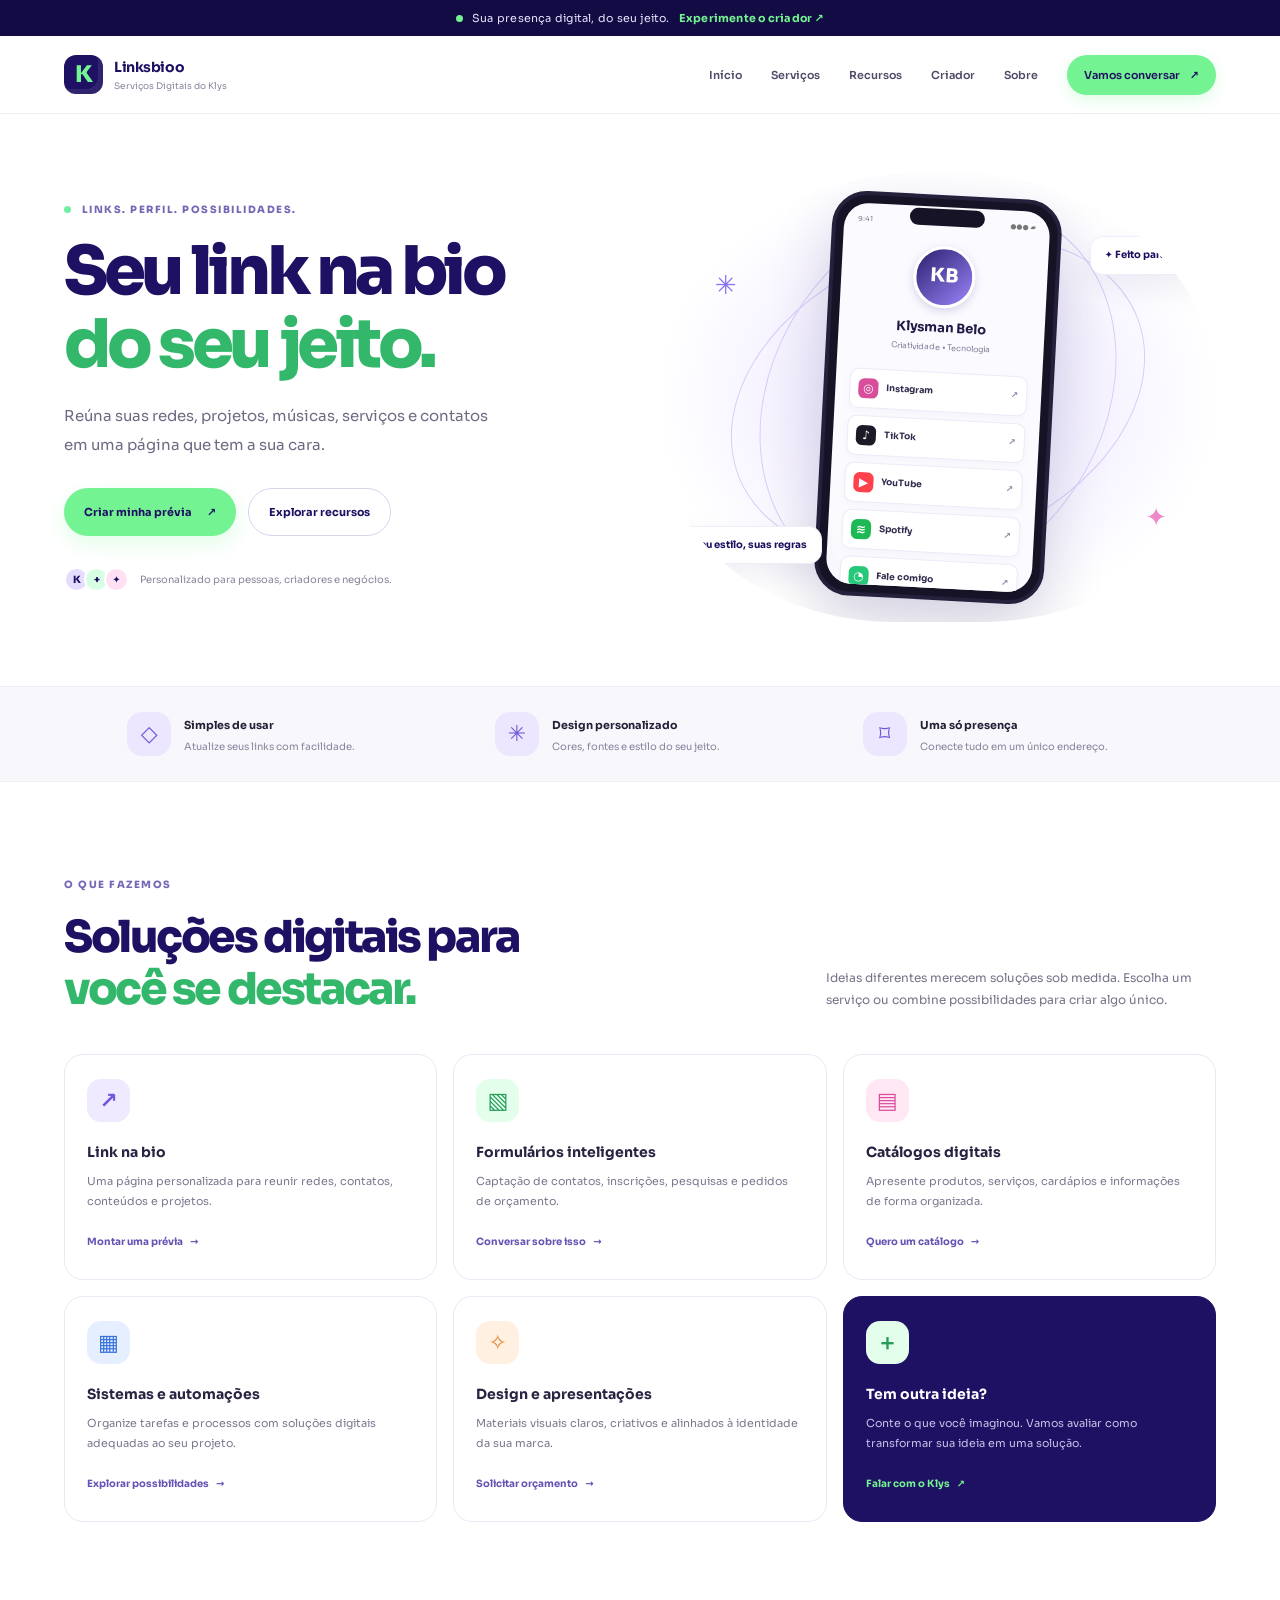
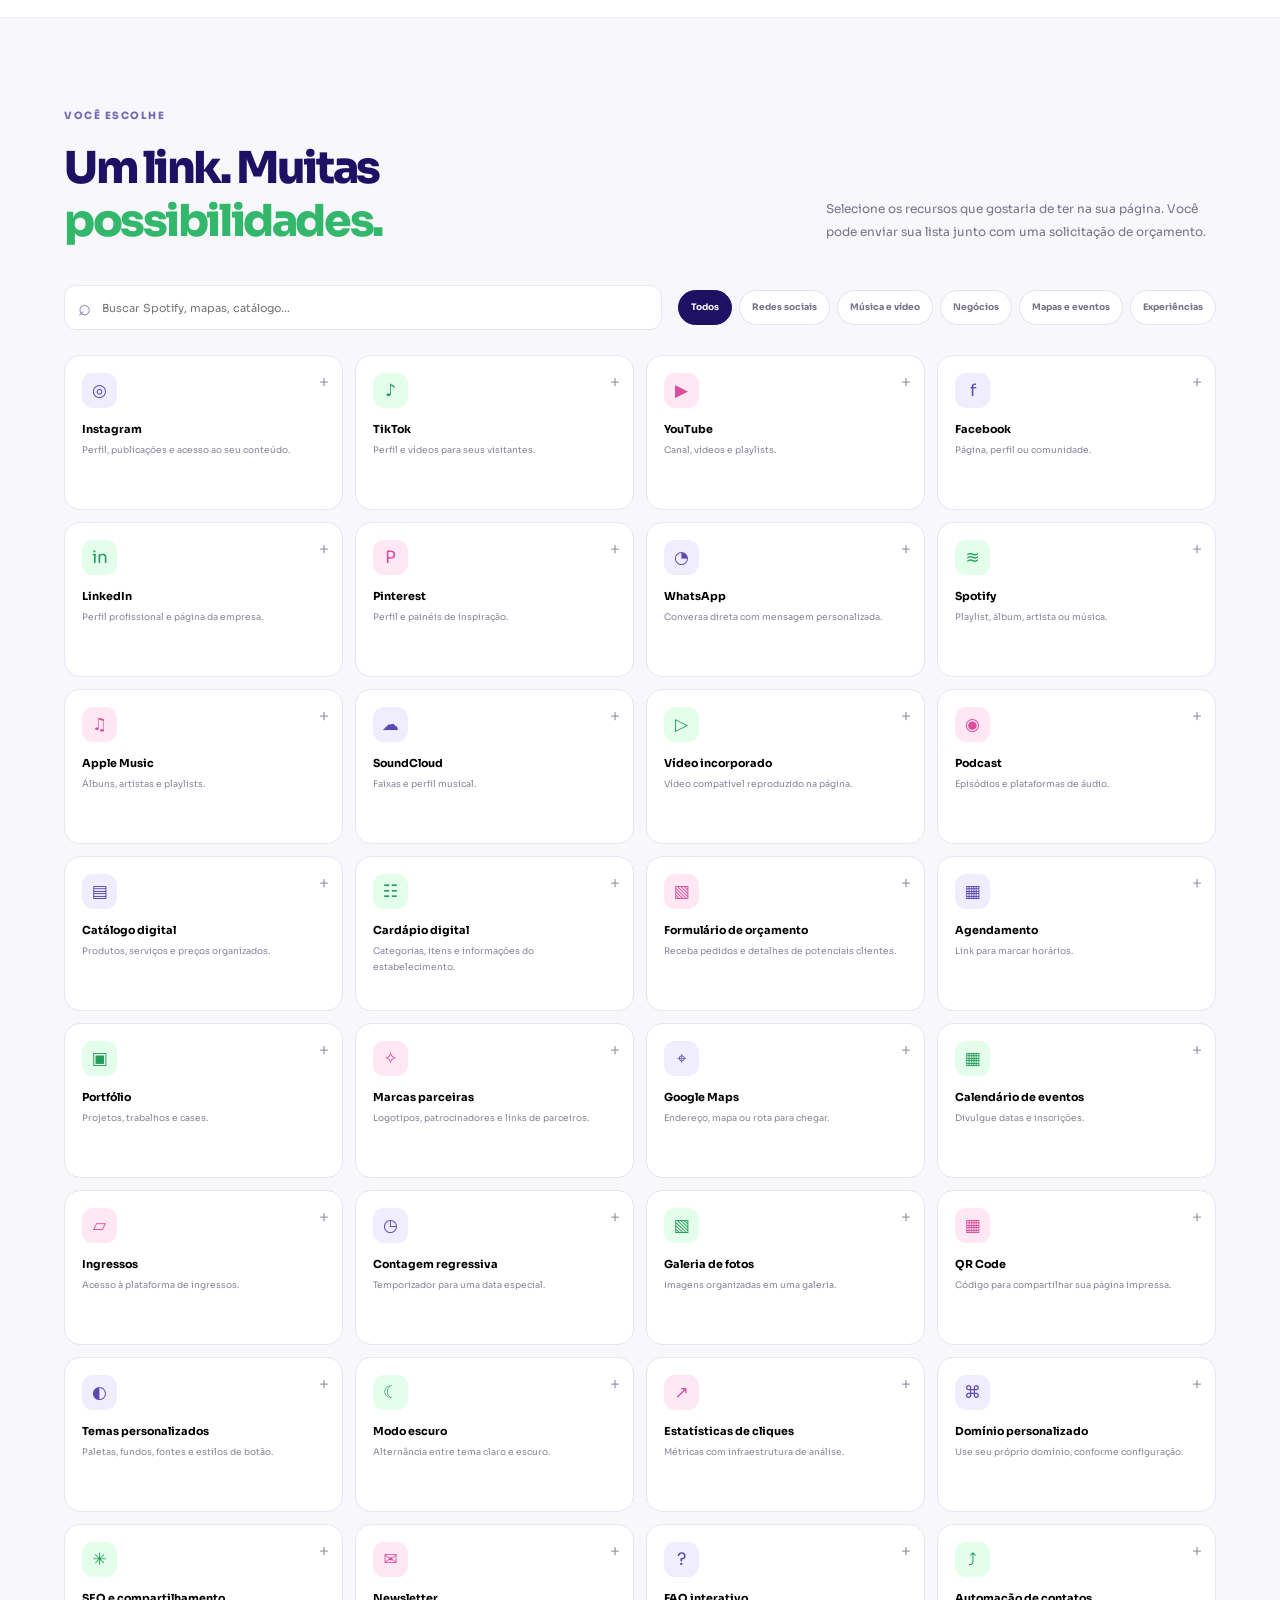
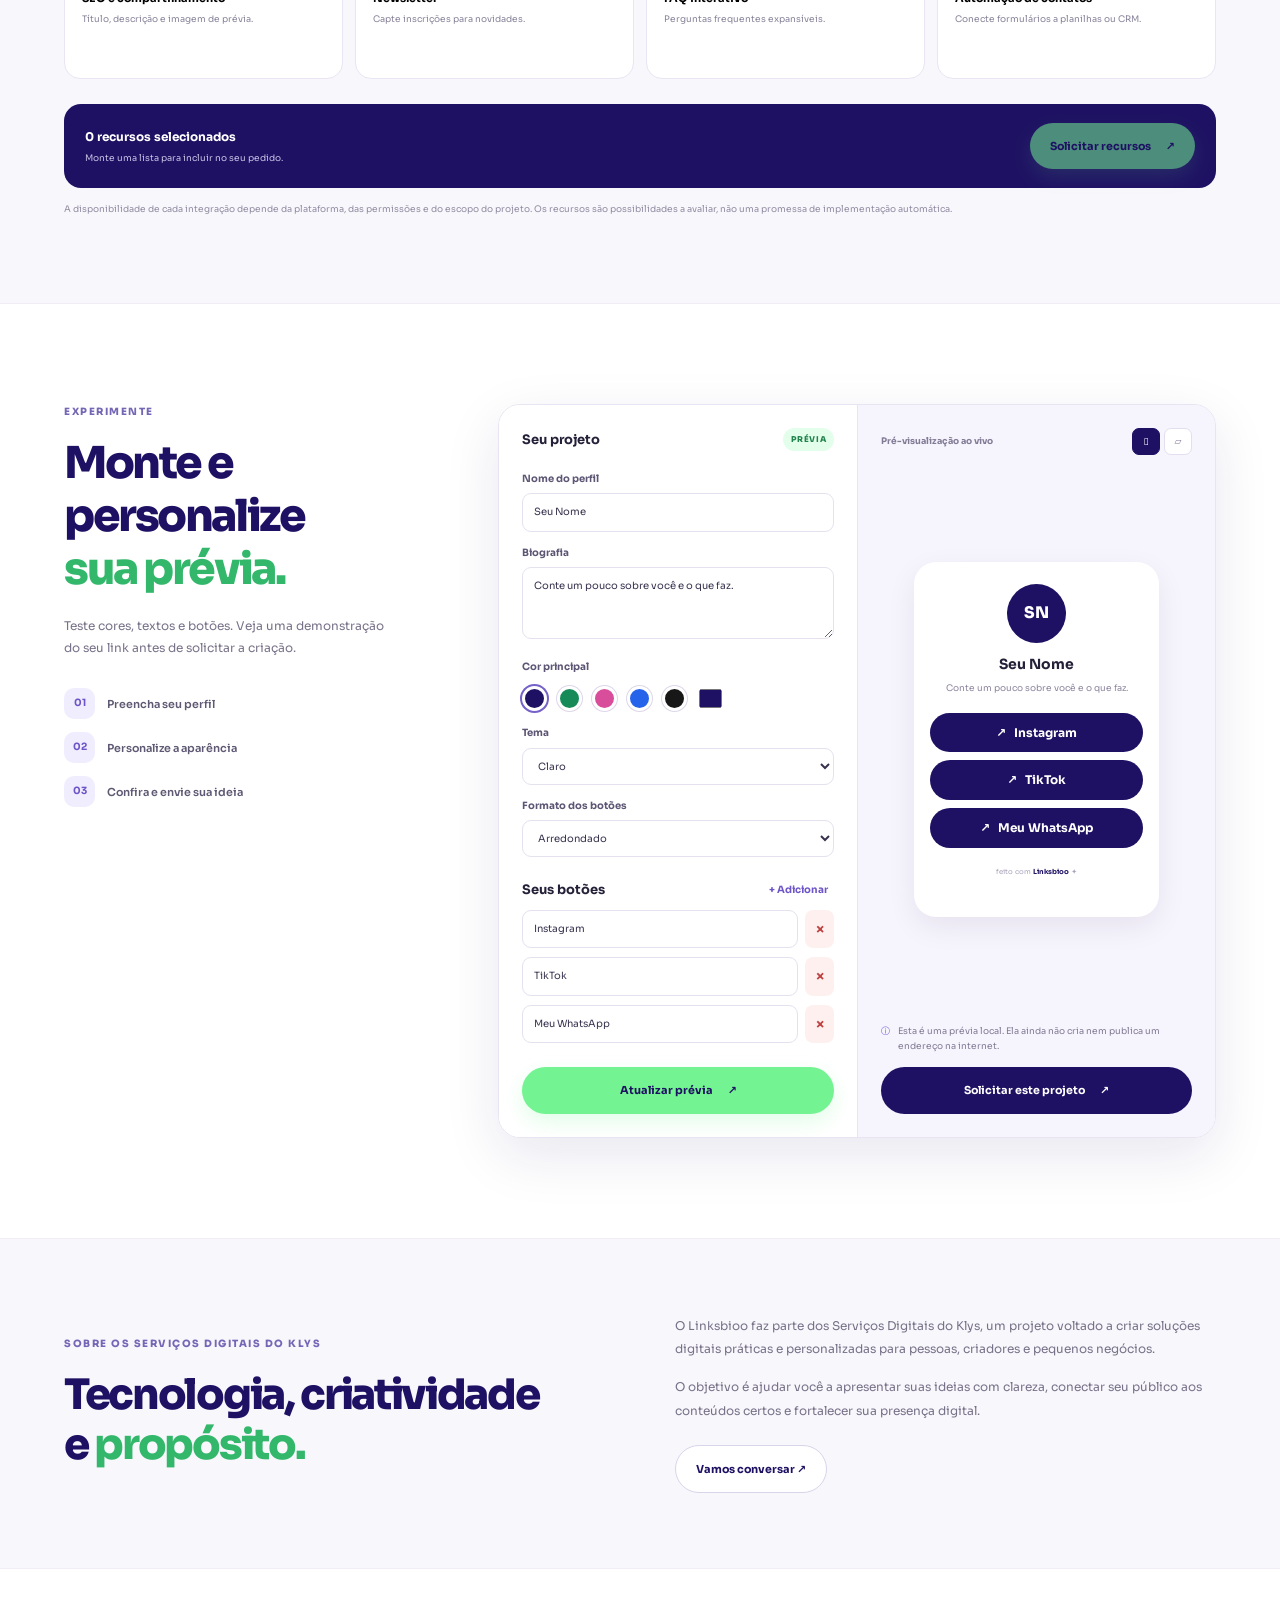
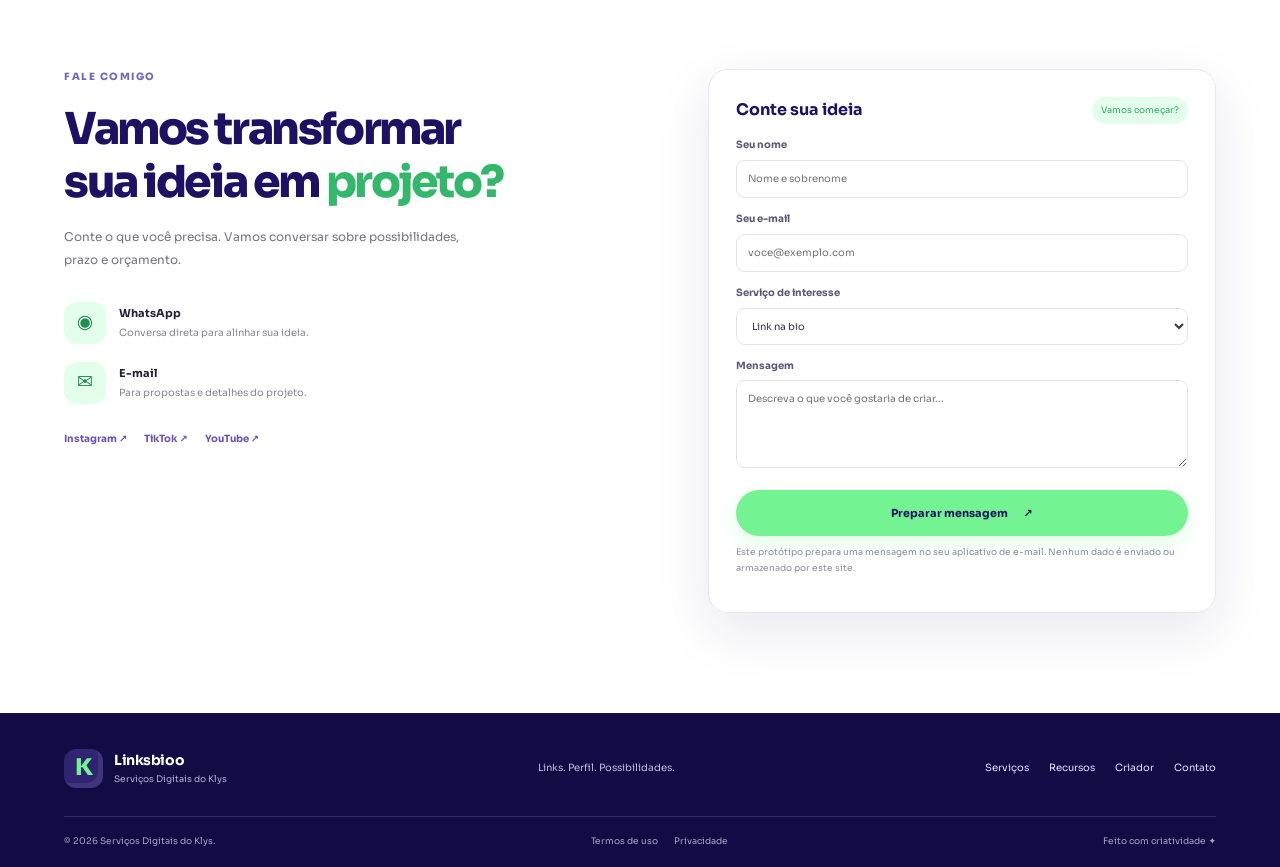
<file: index.html>
<!doctype html>
<html lang="pt-BR">
<head>
  <meta charset="utf-8">
  <meta name="viewport" content="width=device-width, initial-scale=1">
  <meta name="theme-color" content="#1e1163">
  <meta name="description" content="Linksbioo — links, perfil e possibilidades. Crie uma presença digital com a sua identidade.">
  <title>Linksbioo | Serviços Digitais do Klys</title>
  <link rel="preconnect" href="https://fonts.googleapis.com">
  <link rel="preconnect" href="https://fonts.gstatic.com" crossorigin>
  <link href="https://fonts.googleapis.com/css2?family=Sora:wght@400;500;600;700;800&display=swap" rel="stylesheet">
  <link rel="stylesheet" href="style.css">
</head>
<body>
  <div class="announcement"><span class="pulse"></span> Sua presença digital, do seu jeito. <a href="#criador">Experimente o criador ↗</a></div>
  <header class="site-header">
    <a class="brand" href="#inicio" aria-label="Linksbioo, página inicial">
      <span class="brand-mark">K</span>
      <span><strong>Linksbioo</strong><small>Serviços Digitais do Klys</small></span>
    </a>
    <button class="menu-toggle" id="menuToggle" aria-label="Abrir menu" aria-expanded="false">☰</button>
    <nav class="nav" id="nav">
      <a href="#inicio">Início</a><a href="#servicos">Serviços</a><a href="#recursos">Recursos</a><a href="#criador">Criador</a><a href="#sobre">Sobre</a>
      <a class="nav-cta" href="#contato">Vamos conversar <span>↗</span></a>
    </nav>
  </header>

  <main>
    <section class="hero section-wrap" id="inicio">
      <div class="hero-copy">
        <div class="eyebrow"><span class="eyebrow-dot"></span> LINKS. PERFIL. POSSIBILIDADES.</div>
        <h1>Seu link na bio<br><span>do seu jeito.</span></h1>
        <p class="hero-text">Reúna suas redes, projetos, músicas, serviços e contatos em uma página que tem a sua cara.</p>
        <div class="hero-actions">
          <a class="button button-primary" href="#criador">Criar minha prévia <span>↗</span></a>
          <a class="button button-ghost" href="#recursos">Explorar recursos</a>
        </div>
        <div class="hero-proof"><div class="avatar-stack"><i>K</i><i>+</i><i>✦</i></div><span>Personalizado para pessoas, criadores e negócios.</span></div>
      </div>
      <div class="hero-art" aria-label="Exemplo de perfil Linksbioo">
        <div class="orbit orbit-one"></div><div class="orbit orbit-two"></div>
        <div class="floating-chip chip-top">✦ Feito para você</div>
        <div class="phone">
          <div class="phone-island"></div>
          <div class="phone-screen">
            <div class="mini-status"><span>9:41</span><span>●●● ▰</span></div>
            <div class="profile-avatar">KB</div>
            <h3>Klysman Belo</h3><p class="profile-subtitle">Criatividade • Tecnologia</p>
            <div class="demo-link"><span class="social-icon instagram">◎</span> Instagram <b>↗</b></div>
            <div class="demo-link"><span class="social-icon tiktok">♪</span> TikTok <b>↗</b></div>
            <div class="demo-link"><span class="social-icon youtube">▶</span> YouTube <b>↗</b></div>
            <div class="demo-link"><span class="social-icon spotify">≋</span> Spotify <b>↗</b></div>
            <div class="demo-link"><span class="social-icon whatsapp">◔</span> Fale comigo <b>↗</b></div>
            <div class="phone-footer">feito com <strong>Linksbioo</strong> ✦</div>
          </div>
        </div>
        <div class="floating-chip chip-bottom"><span class="green-dot"></span> Seu estilo, suas regras</div>
        <div class="sparkle sparkle-one">✳</div><div class="sparkle sparkle-two">✦</div>
      </div>
    </section>

    <section class="benefit-strip">
      <article><span class="benefit-icon">◇</span><div><strong>Simples de usar</strong><p>Atualize seus links com facilidade.</p></div></article>
      <article><span class="benefit-icon">✳</span><div><strong>Design personalizado</strong><p>Cores, fontes e estilo do seu jeito.</p></div></article>
      <article><span class="benefit-icon">⌑</span><div><strong>Uma só presença</strong><p>Conecte tudo em um único endereço.</p></div></article>
    </section>

    <section class="section section-wrap" id="servicos">
      <div class="section-heading">
        <div><div class="eyebrow">O QUE FAZEMOS</div><h2>Soluções digitais para<br><span>você se destacar.</span></h2></div>
        <p>Ideias diferentes merecem soluções sob medida. Escolha um serviço ou combine possibilidades para criar algo único.</p>
      </div>
      <div class="service-grid">
        <article class="service-card"><span class="card-icon purple">↗</span><h3>Link na bio</h3><p>Uma página personalizada para reunir redes, contatos, conteúdos e projetos.</p><a href="#criador">Montar uma prévia <span>→</span></a></article>
        <article class="service-card"><span class="card-icon mint">▧</span><h3>Formulários inteligentes</h3><p>Captação de contatos, inscrições, pesquisas e pedidos de orçamento.</p><a href="#contato">Conversar sobre isso <span>→</span></a></article>
        <article class="service-card"><span class="card-icon pink">▤</span><h3>Catálogos digitais</h3><p>Apresente produtos, serviços, cardápios e informações de forma organizada.</p><a href="#contato">Quero um catálogo <span>→</span></a></article>
        <article class="service-card"><span class="card-icon blue">▦</span><h3>Sistemas e automações</h3><p>Organize tarefas e processos com soluções digitais adequadas ao seu projeto.</p><a href="#contato">Explorar possibilidades <span>→</span></a></article>
        <article class="service-card"><span class="card-icon orange">✧</span><h3>Design e apresentações</h3><p>Materiais visuais claros, criativos e alinhados à identidade da sua marca.</p><a href="#contato">Solicitar orçamento <span>→</span></a></article>
        <article class="service-card service-card-dark"><span class="card-icon mint">＋</span><h3>Tem outra ideia?</h3><p>Conte o que você imaginou. Vamos avaliar como transformar sua ideia em uma solução.</p><a href="#contato">Falar com o Klys <span>↗</span></a></article>
      </div>
    </section>

    <section class="resource-section" id="recursos">
      <div class="section section-wrap">
        <div class="section-heading">
          <div><div class="eyebrow">VOCÊ ESCOLHE</div><h2>Um link. Muitas<br><span>possibilidades.</span></h2></div>
          <p>Selecione os recursos que gostaria de ter na sua página. Você pode enviar sua lista junto com uma solicitação de orçamento.</p>
        </div>
        <div class="resource-toolbar">
          <label class="search-box"><span>⌕</span><input id="resourceSearch" type="search" placeholder="Buscar Spotify, mapas, catálogo..." aria-label="Buscar recursos"></label>
          <div class="filter-pills" id="filterPills">
            <button class="filter-pill active" data-filter="Todos">Todos</button>
            <button class="filter-pill" data-filter="Redes sociais">Redes sociais</button>
            <button class="filter-pill" data-filter="Música e vídeo">Música e vídeo</button>
            <button class="filter-pill" data-filter="Negócios">Negócios</button>
            <button class="filter-pill" data-filter="Localização e eventos">Mapas e eventos</button>
            <button class="filter-pill" data-filter="Experiências">Experiências</button>
          </div>
        </div>
        <div class="resource-grid" id="resourceGrid"></div>
        <div class="selection-bar"><div><strong id="selectedCount">0 recursos selecionados</strong><small>Monte uma lista para incluir no seu pedido.</small></div><button class="button button-primary" id="sendResources">Solicitar recursos <span>↗</span></button></div>
        <p class="fine-print">A disponibilidade de cada integração depende da plataforma, das permissões e do escopo do projeto. Os recursos são possibilidades a avaliar, não uma promessa de implementação automática.</p>
      </div>
    </section>

    <section class="creator-section section-wrap" id="criador">
      <div class="creator-intro"><div class="eyebrow">EXPERIMENTE</div><h2>Monte e personalize<br><span>sua prévia.</span></h2><p>Teste cores, textos e botões. Veja uma demonstração do seu link antes de solicitar a criação.</p>
        <div class="creator-steps"><div><b>01</b><span>Preencha seu perfil</span></div><div><b>02</b><span>Personalize a aparência</span></div><div><b>03</b><span>Confira e envie sua ideia</span></div></div>
      </div>
      <div class="builder">
        <div class="builder-form">
          <div class="builder-top"><strong>Seu projeto</strong><span class="draft-tag">PRÉVIA</span></div>
          <label for="profileName">Nome do perfil</label><input id="profileName" maxlength="50" value="Seu Nome" placeholder="Seu nome ou marca">
          <label for="profileBio">Biografia</label><textarea id="profileBio" maxlength="160" rows="3">Conte um pouco sobre você e o que faz.</textarea>
          <label>Cor principal</label><div class="color-options" id="colorOptions">
            <button class="color-swatch selected" data-color="#1e1163" style="--swatch:#1e1163" aria-label="Roxo"></button><button class="color-swatch" data-color="#168b59" style="--swatch:#168b59" aria-label="Verde"></button><button class="color-swatch" data-color="#d94e9b" style="--swatch:#d94e9b" aria-label="Rosa"></button><button class="color-swatch" data-color="#2563eb" style="--swatch:#2563eb" aria-label="Azul"></button><button class="color-swatch" data-color="#171717" style="--swatch:#171717" aria-label="Preto"></button><input type="color" id="customColor" value="#1e1163" aria-label="Escolher outra cor"></div>
          <label for="profileTheme">Tema</label><select id="profileTheme"><option value="light">Claro</option><option value="dark">Escuro</option></select>
          <label for="buttonStyle">Formato dos botões</label><select id="buttonStyle"><option value="round">Arredondado</option><option value="square">Quadrado</option></select>
          <div class="builder-top links-title"><strong>Seus botões</strong><button id="addLink" class="text-button" type="button">+ Adicionar</button></div>
          <div id="linkEditor"></div>
          <button class="button button-primary full-button" id="previewButton">Atualizar prévia <span>↗</span></button>
        </div>
        <div class="preview-area">
          <div class="preview-toolbar"><span>Pré-visualização ao vivo</span><div><button class="device-button active" data-device="mobile" aria-label="Visualizar celular">▯</button><button class="device-button" data-device="desktop" aria-label="Visualizar desktop">▱</button></div></div>
          <div class="preview-stage">
            <div class="live-profile" id="liveProfile">
              <div class="live-avatar">SN</div><h3 id="liveName">Seu Nome</h3><p id="liveBio">Conte um pouco sobre você e o que faz.</p><div id="liveLinks"></div><small>feito com <b>Linksbioo</b> ✦</small>
            </div>
          </div>
          <div class="preview-note"><span>ⓘ</span> Esta é uma prévia local. Ela ainda não cria nem publica um endereço na internet.</div>
          <button class="button button-dark full-button" id="requestProject">Solicitar este projeto <span>↗</span></button>
        </div>
      </div>
    </section>

    <section class="about-section" id="sobre">
      <div class="section section-wrap about-layout">
        <div><div class="eyebrow">SOBRE OS SERVIÇOS DIGITAIS DO KLYS</div><h2>Tecnologia, criatividade<br>e <span>propósito.</span></h2></div>
        <div class="about-copy"><p>O Linksbioo faz parte dos Serviços Digitais do Klys, um projeto voltado a criar soluções digitais práticas e personalizadas para pessoas, criadores e pequenos negócios.</p><p>O objetivo é ajudar você a apresentar suas ideias com clareza, conectar seu público aos conteúdos certos e fortalecer sua presença digital.</p><a class="button button-ghost" href="#contato">Vamos conversar ↗</a></div>
      </div>
    </section>

    <section class="contact-section section-wrap" id="contato">
      <div class="contact-copy"><div class="eyebrow">FALE COMIGO</div><h2>Vamos transformar<br>sua ideia em <span>projeto?</span></h2><p>Conte o que você precisa. Vamos conversar sobre possibilidades, prazo e orçamento.</p>
        <div class="contact-method"><span class="contact-icon">◉</span><div><strong>WhatsApp</strong><small>Conversa direta para alinhar sua ideia.</small></div></div>
        <div class="contact-method"><span class="contact-icon">✉</span><div><strong>E-mail</strong><small>Para propostas e detalhes do projeto.</small></div></div>
        <div class="social-row"><a href="https://instagram.com/" target="_blank" rel="noreferrer">Instagram ↗</a><a href="https://tiktok.com/" target="_blank" rel="noreferrer">TikTok ↗</a><a href="https://youtube.com/" target="_blank" rel="noreferrer">YouTube ↗</a></div>
      </div>
      <form class="contact-form" id="contactForm">
        <div class="form-heading"><h3>Conte sua ideia</h3><span>Vamos começar?</span></div>
        <label for="contactName">Seu nome</label><input id="contactName" name="name" required placeholder="Nome e sobrenome">
        <label for="contactEmail">Seu e-mail</label><input id="contactEmail" name="email" type="email" required placeholder="voce@exemplo.com">
        <label for="contactService">Serviço de interesse</label><select id="contactService" name="service"><option>Link na bio</option><option>Catálogo ou cardápio digital</option><option>Formulário personalizado</option><option>Sistema ou automação</option><option>Design e apresentações</option><option>Outro serviço</option></select>
        <label for="contactMessage">Mensagem</label><textarea id="contactMessage" name="message" rows="4" required placeholder="Descreva o que você gostaria de criar..."></textarea>
        <button class="button button-primary full-button" type="submit">Preparar mensagem <span>↗</span></button>
        <p class="form-disclaimer">Este protótipo prepara uma mensagem no seu aplicativo de e-mail. Nenhum dado é enviado ou armazenado por este site.</p>
      </form>
    </section>
  </main>

  <footer class="footer">
    <div class="footer-main"><a class="brand brand-light" href="#inicio"><span class="brand-mark">K</span><span><strong>Linksbioo</strong><small>Serviços Digitais do Klys</small></span></a><p>Links. Perfil. Possibilidades.</p><div class="footer-links"><a href="#servicos">Serviços</a><a href="#recursos">Recursos</a><a href="#criador">Criador</a><a href="#contato">Contato</a></div></div>
    <div class="footer-bottom"><span>© <span id="year"></span> Serviços Digitais do Klys.</span><div><a href="#termos" id="termsLink">Termos de uso</a><a href="#privacidade" id="privacyLink">Privacidade</a></div><span>Feito com criatividade ✦</span></div>
  </footer>
  <div class="toast" id="toast" role="status" aria-live="polite"></div>
  <dialog class="info-dialog" id="infoDialog"><button class="dialog-close" id="closeDialog" aria-label="Fechar">×</button><div id="dialogContent"></div></dialog>
  <script src="script.js"></script>
</body>
</html>
</file>
<file: style.css>
/* Linksbioo — Serviços Digitais do Klys */
:root{--navy:#1e1163;--navy-2:#130b43;--mint:#73f391;--lavender:#f0edff;--ink:#242038;--muted:#706b82;--line:#e9e6f2;--white:#fff;--radius:22px;--shadow:0 18px 55px rgba(30,17,99,.10)}
*{box-sizing:border-box}html{scroll-behavior:smooth;scroll-padding-top:90px}body{margin:0;font-family:"Sora",system-ui,sans-serif;color:var(--ink);background:#fff;font-size:14px;line-height:1.65}a{color:inherit;text-decoration:none}button,input,textarea,select{font:inherit}button,a,input,textarea,select{-webkit-tap-highlight-color:transparent}button{cursor:pointer}.announcement{background:var(--navy-2);color:#e6e2ff;display:flex;justify-content:center;align-items:center;gap:9px;padding:9px 16px;font-size:11px;letter-spacing:.02em}.announcement a{color:var(--mint);font-weight:700}.pulse,.green-dot{width:7px;height:7px;background:var(--mint);border-radius:50%;display:inline-block}.site-header{height:78px;display:flex;align-items:center;justify-content:space-between;padding:0 max(5vw,24px);border-bottom:1px solid #f0eef7;background:rgba(255,255,255,.94);position:sticky;top:0;z-index:20;backdrop-filter:blur(14px)}.brand{display:flex;align-items:center;gap:11px;color:var(--navy)}.brand-mark{width:39px;height:39px;border-radius:12px;background:var(--navy);color:var(--mint);display:grid;place-items:center;font-weight:800;font-size:23px;box-shadow:inset -5px -5px 0 rgba(255,255,255,.08)}.brand strong,.brand small{display:block;line-height:1.35}.brand strong{font-size:14px;letter-spacing:-.03em}.brand small{font-size:9px;color:#8b849f;margin-top:3px}.nav{display:flex;align-items:center;gap:29px;font-size:11px;font-weight:600;color:#514b68}.nav>a:not(.nav-cta):hover,.footer a:hover{color:#7b55e7}.nav-cta{padding:11px 17px;border-radius:100px;background:var(--mint);color:var(--navy);box-shadow:0 5px 15px #73f3913d}.nav-cta span{padding-left:8px}.menu-toggle{display:none;background:none;border:0;font-size:24px;color:var(--navy)}.section-wrap{width:min(1160px,90%);margin-inline:auto}.hero{min-height:565px;display:grid;grid-template-columns:1fr 1fr;align-items:center;gap:40px;padding-top:58px;padding-bottom:64px}.hero-copy{padding:10px 0}.eyebrow{font-size:10px;letter-spacing:.15em;font-weight:800;color:#7567b6;margin-bottom:17px}.eyebrow-dot{display:inline-block;width:7px;height:7px;border-radius:50%;background:#72eea0;margin-right:7px}.hero h1{font-size:clamp(40px,5.4vw,67px);line-height:1.08;letter-spacing:-.065em;color:var(--navy);margin:0 0 22px;font-weight:800}.hero h1 span,.section-heading h2 span,.creator-intro h2 span,.about-layout h2 span,.contact-copy h2 span{color:#32b76b}.hero-text{max-width:440px;font-size:15px;color:#6f6982;line-height:1.9;margin:0 0 29px}.hero-actions{display:flex;gap:12px;flex-wrap:wrap}.button{display:inline-flex;justify-content:center;align-items:center;gap:15px;border:0;border-radius:100px;padding:14px 20px;font-weight:700;font-size:11px;transition:transform .2s,box-shadow .2s,background .2s}.button:hover{transform:translateY(-2px)}.button-primary{background:var(--mint);color:var(--navy);box-shadow:0 8px 20px #73f39135}.button-primary:hover{box-shadow:0 10px 25px #73f3916b}.button-ghost{border:1px solid #d9d4ea;color:var(--navy);background:white}.button-dark{background:var(--navy);color:white}.hero-proof{display:flex;align-items:center;gap:11px;margin-top:31px;color:#8a849b;font-size:10px}.avatar-stack{display:flex;padding-left:5px}.avatar-stack i{font-style:normal;display:grid;place-items:center;width:25px;height:25px;margin-left:-5px;border-radius:50%;border:2px solid white;background:#e5dcff;color:var(--navy);font-size:10px;font-weight:800}.avatar-stack i:nth-child(2){background:#d7ffe3}.avatar-stack i:nth-child(3){background:#ffe1f3}.hero-art{height:450px;position:relative;display:grid;place-items:center;background:radial-gradient(ellipse at 50% 50%,#e9e4ff 0%,#f6f3ff 43%,#fff 72%);overflow:hidden;border-radius:48% 48% 42% 42%}.orbit{position:absolute;border:1px solid #d7cdfa;border-radius:50%;transform:rotate(-22deg)}.orbit-one{width:430px;height:300px}.orbit-two{width:330px;height:410px;transform:rotate(34deg)}.phone{position:relative;z-index:2;width:230px;height:405px;padding:8px;border:4px solid #25203b;border-radius:35px;background:#171326;box-shadow:0 28px 60px #21145b2e;transform:rotate(3deg)}.phone-island{position:absolute;top:10px;left:50%;transform:translateX(-50%);width:75px;height:17px;border-radius:12px;background:#171326;z-index:3}.phone-screen{height:100%;border-radius:25px;background:#fbfaff;padding:31px 14px 12px;text-align:center;overflow:hidden}.mini-status{display:flex;justify-content:space-between;font-size:7px;color:#777;position:absolute;top:18px;left:22px;right:22px}.profile-avatar{width:62px;height:62px;border-radius:50%;display:grid;place-items:center;background:linear-gradient(135deg,#29206e,#9d84fa);color:#fff;font-weight:800;font-size:19px;margin:8px auto 9px;border:3px solid white;box-shadow:0 3px 10px #1e11632a}.phone-screen h3{font-size:13px;margin:0;color:#211a46}.profile-subtitle{font-size:8px;color:#88819c;margin:3px 0 17px}.demo-link{display:flex;align-items:center;gap:8px;background:#fff;border:1px solid #eeeaf7;border-radius:9px;margin:7px 0;padding:9px 8px;font-size:9px;font-weight:700;text-align:left;color:#332d4e;box-shadow:0 3px 8px #24164d07}.demo-link b{margin-left:auto;color:#928aa7}.social-icon{width:20px;height:20px;display:grid;place-items:center;border-radius:6px;font-size:12px;color:white}.instagram{background:#d94e9b}.tiktok{background:#1b1a26}.youtube{background:#ff414b}.spotify{background:#1db954}.whatsapp{background:#27c879}.phone-footer{font-size:7px;color:#aaa4b9;margin-top:14px}.phone-footer strong{color:#7665b5}.floating-chip{position:absolute;z-index:4;background:white;border:1px solid #f0edf9;box-shadow:0 12px 30px #20145b12;padding:10px 14px;border-radius:13px;font-size:10px;font-weight:700;color:var(--navy)}.chip-top{top:64px;right:8px}.chip-bottom{bottom:58px;left:3px;display:flex;align-items:center;gap:8px}.sparkle{position:absolute;color:#8c72ef;font-size:26px}.sparkle-one{top:93px;left:55px}.sparkle-two{bottom:82px;right:49px;color:#ed8ac9}.benefit-strip{background:#f8f7fc;border-block:1px solid #f0edf7;display:grid;grid-template-columns:repeat(3,1fr);padding:25px max(8vw,25px);gap:28px}.benefit-strip article{display:flex;align-items:center;gap:13px;max-width:290px;margin:auto;width:100%}.benefit-icon{display:grid;place-items:center;flex-shrink:0;width:44px;height:44px;border-radius:15px;background:#ece6ff;color:#7157d7;font-size:22px}.benefit-strip strong{font-size:11px}.benefit-strip p{margin:3px 0 0;color:#89839c;font-size:10px}.section{padding-top:95px;padding-bottom:95px}.section-heading{display:flex;align-items:end;justify-content:space-between;gap:40px;margin-bottom:38px}.section-heading h2,.creator-intro h2,.about-layout h2,.contact-copy h2{font-size:clamp(30px,3.6vw,44px);line-height:1.2;letter-spacing:-.055em;color:var(--navy);margin:0;font-weight:800}.section-heading>p{max-width:390px;color:#777188;font-size:12px;line-height:1.9;margin:0 0 4px}.service-grid{display:grid;grid-template-columns:repeat(3,1fr);gap:16px}.service-card{border:1px solid #ebe8f4;border-radius:19px;padding:24px 22px 22px;min-height:226px;transition:transform .2s,box-shadow .2s;background:#fff}.service-card:hover{transform:translateY(-4px);box-shadow:var(--shadow)}.card-icon{display:grid;place-items:center;width:43px;height:43px;border-radius:14px;font-size:22px;font-weight:700;margin-bottom:19px}.purple{background:#efeaff;color:#7657d8}.mint{background:#e3ffeb;color:#269c5a}.pink{background:#ffe7f4;color:#d94e9b}.blue{background:#e5efff;color:#3973dd}.orange{background:#fff0e2;color:#e48c3d}.service-card h3{font-size:14px;margin:0 0 8px;color:#292342}.service-card p{font-size:11px;color:#7e788f;line-height:1.8;margin:0 0 17px}.service-card>a{font-size:10px;font-weight:700;color:#6753b4}.service-card>a span{padding-left:5px}.service-card-dark{background:var(--navy);border-color:var(--navy);color:white}.service-card-dark h3{color:white}.service-card-dark p{color:#c5c0e5}.service-card-dark>a{color:var(--mint)}.resource-section{background:#f8f7fc;border-block:1px solid #f0edf7}.resource-section .section{padding-top:90px;padding-bottom:85px}.resource-toolbar{display:flex;align-items:center;gap:16px;flex-wrap:wrap;margin-bottom:25px}.search-box{display:flex;align-items:center;gap:9px;background:white;border:1px solid #e8e4f2;border-radius:12px;padding:0 13px;min-width:260px;flex:1}.search-box span{font-size:22px;color:#8a7ac5}.search-box input{border:0;outline:0;width:100%;height:43px;background:transparent;font-size:11px}.filter-pills{display:flex;gap:7px;flex-wrap:wrap}.filter-pill{border:1px solid #e5e1f0;background:white;color:#777087;border-radius:100px;padding:9px 12px;font-size:9px;font-weight:700}.filter-pill.active,.filter-pill:hover{background:var(--navy);border-color:var(--navy);color:white}.resource-grid{display:grid;grid-template-columns:repeat(4,1fr);gap:12px}.resource-card{position:relative;border:1px solid #e9e5f3;background:white;border-radius:16px;padding:17px;min-height:155px;text-align:left;transition:.2s;display:flex;flex-direction:column;align-items:flex-start}.resource-card:hover{border-color:#b6a8ed;transform:translateY(-2px)}.resource-card.selected{border-color:#32b76b;box-shadow:0 0 0 2px #73f39130}.resource-card .resource-symbol{width:35px;height:35px;display:grid;place-items:center;border-radius:11px;background:#f0edff;color:#5d47b1;font-size:17px;margin-bottom:12px}.resource-card:nth-child(3n+2) .resource-symbol{background:#e3ffeb;color:#269c5a}.resource-card:nth-child(3n) .resource-symbol{background:#ffe7f4;color:#d94e9b}.resource-card strong{font-size:11px;margin-bottom:5px}.resource-card p{font-size:9px;color:#89839a;line-height:1.7;margin:0}.resource-card .select-mark{position:absolute;right:13px;top:13px;color:#a8a1b8;font-size:17px}.resource-card.selected .select-mark{color:#25a65d}.selection-bar{display:flex;justify-content:space-between;align-items:center;gap:18px;margin-top:25px;padding:19px 21px;background:var(--navy);border-radius:17px;color:white}.selection-bar strong,.selection-bar small{display:block}.selection-bar strong{font-size:12px}.selection-bar small{font-size:9px;color:#c7c1e5;margin-top:4px}.selection-bar .button{white-space:nowrap}.fine-print{font-size:9px;line-height:1.8;color:#928ca2;margin:13px 0 0}.creator-section{display:grid;grid-template-columns:.75fr 1.4fr;gap:50px;padding-top:100px;padding-bottom:100px;align-items:start}.creator-intro{position:sticky;top:115px}.creator-intro>p{color:#777188;font-size:12px;line-height:1.9;margin:19px 0 28px;max-width:320px}.creator-steps{display:grid;gap:13px}.creator-steps div{display:flex;align-items:center;gap:12px;color:#5f5974;font-size:11px;font-weight:600}.creator-steps b{display:grid;place-items:center;width:31px;height:31px;background:#f0edff;color:#6d55c8;border-radius:10px;font-size:10px}.builder{display:grid;grid-template-columns:1fr 1fr;border:1px solid #e8e4f1;border-radius:22px;overflow:hidden;box-shadow:var(--shadow)}.builder-form,.preview-area{padding:23px;min-width:0}.builder-form{background:white}.builder-top{display:flex;align-items:center;justify-content:space-between;margin-bottom:20px}.builder-top strong{font-size:13px}.draft-tag{font-size:8px;color:#22834c;background:#e3ffeb;border-radius:100px;padding:5px 8px;font-weight:800;letter-spacing:.08em}.builder-form label,.contact-form label{display:block;font-size:10px;font-weight:700;color:#5d5674;margin:13px 0 6px}.builder-form input:not([type=color]),.builder-form textarea,.builder-form select,.contact-form input,.contact-form textarea,.contact-form select{width:100%;border:1px solid #e5e1ee;border-radius:9px;padding:10px 11px;font-size:10px;color:#39334f;background:#fff;outline:none;resize:vertical}.builder-form input:focus,.builder-form textarea:focus,.builder-form select:focus,.contact-form input:focus,.contact-form textarea:focus,.contact-form select:focus{border-color:#8a77db;box-shadow:0 0 0 3px #8a77db18}.color-options{display:flex;align-items:center;gap:10px;margin-top:10px}.color-swatch{width:25px;height:25px;border-radius:50%;border:3px solid white;background:var(--swatch);box-shadow:0 0 0 1px #ddd7e9}.color-swatch.selected{box-shadow:0 0 0 2px #7661c8}.color-options input[type=color]{width:27px;height:27px;padding:0;border:0;border-radius:50%;overflow:hidden;background:none;cursor:pointer}.links-title{margin-top:22px;margin-bottom:8px}.text-button{border:0;background:none;color:#6e56c8;font-size:10px;font-weight:700}.link-editor-row{display:grid;grid-template-columns:1fr 29px;gap:7px;margin:9px 0}.link-editor-row input{min-width:0}.remove-link{border:0;border-radius:8px;background:#fff0f0;color:#bd4242;font-weight:700}.full-button{width:100%;margin-top:15px}.preview-area{background:#f6f4fc;border-left:1px solid #e8e4f1;display:flex;flex-direction:column}.preview-toolbar{display:flex;justify-content:space-between;align-items:center;font-size:9px;color:#827b96;font-weight:700}.device-button{border:1px solid #e4dfef;background:white;color:#7d7493;border-radius:7px;width:28px;height:27px;margin-left:4px}.device-button.active{background:var(--navy);color:white;border-color:var(--navy)}.preview-stage{flex:1;display:grid;place-items:center;min-height:390px;padding:18px 0}.live-profile{--profile-color:#1e1163;width:100%;max-width:245px;min-height:355px;padding:22px 16px;border-radius:22px;background:white;box-shadow:0 10px 30px #1c104d12;text-align:center;transition:all .2s}.live-profile.theme-dark{background:#191526;color:white}.live-profile.desktop-preview{max-width:100%;min-height:300px;border-radius:14px}.live-avatar{width:59px;height:59px;border-radius:50%;display:grid;place-items:center;margin:0 auto 10px;background:var(--profile-color);color:white;font-weight:800;font-size:16px}.live-profile h3{font-size:14px;margin:0 0 5px;overflow-wrap:anywhere}.live-profile>p{font-size:9px;color:#8d869f;margin:0 0 17px;overflow-wrap:anywhere}.live-profile.theme-dark>p{color:#c5bed7}.live-link{display:flex;align-items:center;justify-content:center;gap:8px;background:var(--profile-color);color:white;border-radius:100px;padding:10px 8px;margin:8px 0;font-size:9px;font-weight:700;overflow-wrap:anywhere}.live-link.square{border-radius:7px}.live-link span{font-size:12px}.live-profile small{display:block;font-size:7px;color:#aaa3bb;margin-top:18px}.live-profile small b{color:var(--profile-color)}.preview-note{display:flex;gap:8px;font-size:9px;line-height:1.7;color:#827b96}.preview-note span{color:#7157d8}.preview-area .button-dark{margin-top:13px}.about-section{background:#f8f7fc;border-block:1px solid #f0edf7}.about-layout{display:grid;grid-template-columns:1fr 1fr;gap:70px;align-items:center;padding-top:75px;padding-bottom:75px}.about-layout h2{font-size:clamp(30px,3.5vw,42px)}.about-copy p{font-size:12px;color:#777188;line-height:1.95;margin:0 0 15px}.about-copy .button{margin-top:8px}.contact-section{display:grid;grid-template-columns:1fr .9fr;gap:80px;padding-top:100px;padding-bottom:100px}.contact-copy h2{margin-bottom:18px}.contact-copy>p{font-size:12px;color:#777188;line-height:1.9;max-width:400px;margin-bottom:30px}.contact-method{display:flex;align-items:center;gap:13px;margin:18px 0}.contact-icon{display:grid;place-items:center;width:42px;height:42px;border-radius:13px;background:#e3ffeb;color:#238b50;font-size:19px}.contact-method strong,.contact-method small{display:block}.contact-method strong{font-size:11px}.contact-method small{font-size:10px;color:#8b859b;margin-top:3px}.social-row{display:flex;gap:17px;flex-wrap:wrap;margin-top:27px}.social-row a{font-size:10px;font-weight:700;color:#6953b9}.contact-form{padding:27px;border:1px solid #e9e5f2;border-radius:20px;box-shadow:var(--shadow)}.form-heading{display:flex;align-items:center;justify-content:space-between;margin-bottom:12px}.form-heading h3{margin:0;font-size:16px;color:var(--navy)}.form-heading span{font-size:9px;color:#31a962;background:#e3ffeb;border-radius:100px;padding:6px 9px}.form-disclaimer{font-size:9px;line-height:1.7;color:#928ca2}.footer{background:var(--navy-2);color:white;padding:36px max(5vw,24px) 18px}.footer-main{display:flex;align-items:center;justify-content:space-between;gap:25px;padding-bottom:28px}.brand-light{color:white}.brand-light .brand-mark{background:#30236f;color:var(--mint)}.brand-light small{color:#b5aed6}.footer-main>p{color:#c2bbdf;font-size:10px}.footer-links{display:flex;gap:20px;color:#e4dff7;font-size:10px}.footer-bottom{border-top:1px solid #ffffff20;padding-top:17px;display:flex;justify-content:space-between;gap:15px;flex-wrap:wrap;color:#a9a2c8;font-size:9px}.footer-bottom div{display:flex;gap:16px}.toast{position:fixed;left:50%;bottom:25px;transform:translate(-50%,20px);opacity:0;pointer-events:none;background:#21164f;color:white;padding:13px 18px;border-radius:12px;box-shadow:0 12px 35px #1e116333;font-size:11px;z-index:100;transition:.25s;max-width:min(90vw,500px)}.toast.show{opacity:1;transform:translate(-50%,0)}.info-dialog{border:0;border-radius:20px;padding:32px;max-width:560px;width:calc(100% - 32px);box-shadow:0 25px 100px #11093650;color:var(--ink)}.info-dialog::backdrop{background:#130b43a6;backdrop-filter:blur(4px)}.info-dialog h2{font-size:24px;color:var(--navy);margin-top:0}.info-dialog p,.info-dialog li{font-size:12px;color:#6f6982;line-height:1.9}.dialog-close{position:absolute;right:15px;top:10px;border:0;background:#f0edff;color:var(--navy);border-radius:50%;width:32px;height:32px;font-size:20px}
@media(max-width:900px){.nav{gap:16px}.hero{gap:20px}.hero-art{height:410px}.resource-grid{grid-template-columns:repeat(3,1fr)}.creator-section{grid-template-columns:1fr;gap:28px}.creator-intro{position:static}.creator-steps{grid-template-columns:repeat(3,1fr)}.builder{max-width:800px;width:100%;margin:auto}.contact-section{gap:35px}.footer-main{flex-wrap:wrap}}
@media(max-width:650px){.announcement{font-size:9px;gap:6px}.site-header{height:67px;padding:0 5%}.menu-toggle{display:block}.nav{display:none;position:absolute;left:0;right:0;top:66px;background:white;padding:15px 5% 22px;border-bottom:1px solid var(--line);box-shadow:0 15px 20px #1e11630b;flex-direction:column;align-items:stretch;gap:0}.nav.open{display:flex}.nav>a{padding:12px 4px}.nav .nav-cta{text-align:center;margin-top:8px}.brand-mark{width:35px;height:35px}.hero{grid-template-columns:1fr;padding-top:50px;padding-bottom:35px;gap:10px}.hero h1{font-size:48px}.hero-text{font-size:13px}.hero-art{height:400px;max-width:470px;width:100%;margin:auto}.phone{transform:scale(.92) rotate(3deg)}.chip-top{right:1px;top:44px}.chip-bottom{left:0;bottom:38px}.benefit-strip{grid-template-columns:1fr;gap:17px;padding:23px 8%}.benefit-strip article{max-width:100%}.section{padding-top:65px;padding-bottom:65px}.section-heading{display:block;margin-bottom:27px}.section-heading>p{margin-top:17px}.service-grid{grid-template-columns:1fr 1fr;gap:10px}.service-card{padding:17px;min-height:230px}.service-card h3{font-size:12px}.service-card p{font-size:10px}.resource-section .section{padding-top:65px;padding-bottom:60px}.resource-toolbar{display:block}.search-box{min-width:0;margin-bottom:13px}.filter-pills{gap:6px}.filter-pill{font-size:9px;padding:8px 10px}.resource-grid{grid-template-columns:repeat(2,1fr);gap:9px}.resource-card{padding:13px;min-height:162px}.resource-card p{font-size:9px}.selection-bar{align-items:flex-start;flex-direction:column}.selection-bar .button{width:100%}.creator-section{padding-top:68px;padding-bottom:68px}.creator-steps{grid-template-columns:1fr}.builder{grid-template-columns:1fr}.preview-area{border-left:0;border-top:1px solid #e8e4f1}.preview-stage{min-height:370px}.builder-form,.preview-area{padding:20px}.about-layout{grid-template-columns:1fr;gap:20px;padding-top:58px;padding-bottom:58px}.contact-section{grid-template-columns:1fr;gap:30px;padding-top:65px;padding-bottom:65px}.contact-form{padding:20px}.footer-main{align-items:flex-start;flex-direction:column;gap:16px}.footer-links{gap:15px;flex-wrap:wrap}.footer-bottom{flex-direction:column;gap:10px}.footer-bottom div{order:2}.footer-bottom>span:last-child{order:3}}
@media(max-width:380px){.hero h1{font-size:41px}.hero-actions .button{width:100%}.service-grid{grid-template-columns:1fr}.service-card{min-height:0}.resource-grid{grid-template-columns:1fr 1fr}.resource-card{padding:11px}.builder-form,.preview-area{padding:15px}}
</file>
